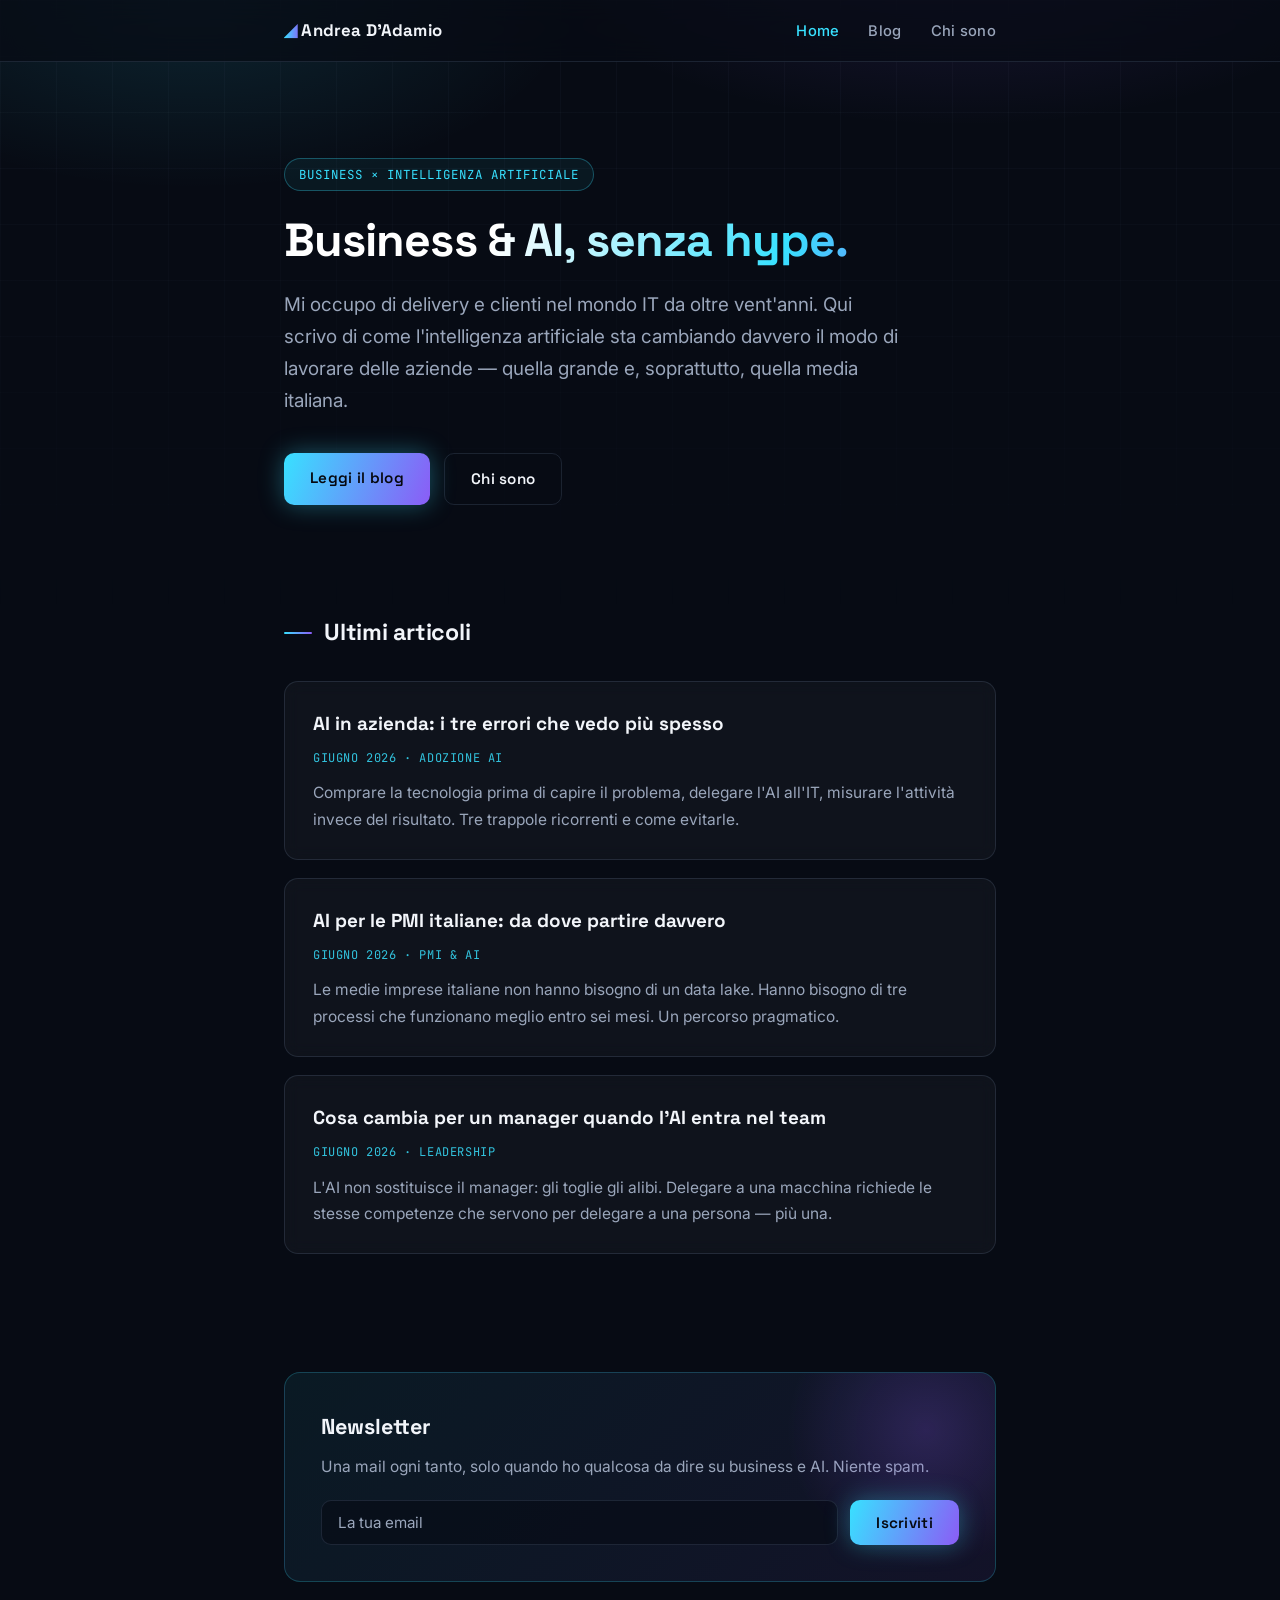
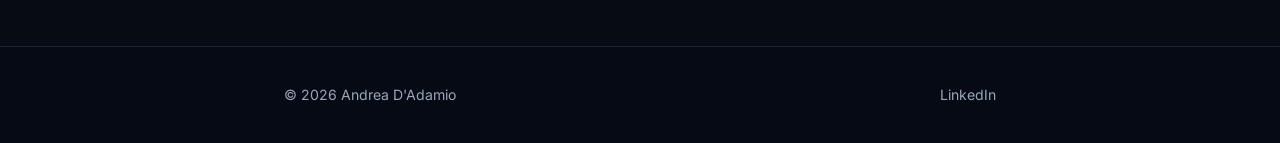
<file: index.html>
<!DOCTYPE html>
<html lang="it">
<head>
<meta charset="UTF-8">
<meta name="viewport" content="width=device-width, initial-scale=1.0">
<title>Andrea D'Adamio — Business & AI</title>
<meta name="description" content="Riflessioni su intelligenza artificiale e business: adozione dell'AI in azienda, PMI italiane, leadership e tecnologia.">
<link rel="stylesheet" href="assets/style.css">
</head>
<body>

<header class="site-header">
  <div class="container">
    <a class="logo" href="index.html">Andrea D'Adamio</a>
    <nav>
      <a href="index.html" class="active">Home</a>
      <a href="blog/index.html">Blog</a>
      <a href="chi-sono.html">Chi sono</a>
    </nav>
  </div>
</header>

<main class="container">

  <div class="hero">
    <span class="kicker">Business × Intelligenza Artificiale</span>
    <h1>Business &amp; AI, senza hype.</h1>
    <p class="lead">Mi occupo di delivery e clienti nel mondo IT da oltre vent'anni. Qui scrivo di come l'intelligenza artificiale sta cambiando davvero il modo di lavorare delle aziende — quella grande e, soprattutto, quella media italiana.</p>
    <div class="cta">
      <a class="btn" href="blog/index.html">Leggi il blog</a>
      <a class="btn secondary" href="chi-sono.html">Chi sono</a>
    </div>
  </div>

  <section>
    <h2 class="section-title">Ultimi articoli</h2>

    <div class="post-card">
      <h3><a href="blog/ai-in-azienda-tre-errori.html">AI in azienda: i tre errori che vedo più spesso</a></h3>
      <div class="meta">Giugno 2026 · Adozione AI</div>
      <p>Comprare la tecnologia prima di capire il problema, delegare l'AI all'IT, misurare l'attività invece del risultato. Tre trappole ricorrenti e come evitarle.</p>
    </div>

    <div class="post-card">
      <h3><a href="blog/ai-pmi-italiane-da-dove-partire.html">AI per le PMI italiane: da dove partire davvero</a></h3>
      <div class="meta">Giugno 2026 · PMI &amp; AI</div>
      <p>Le medie imprese italiane non hanno bisogno di un data lake. Hanno bisogno di tre processi che funzionano meglio entro sei mesi. Un percorso pragmatico.</p>
    </div>

    <div class="post-card">
      <h3><a href="blog/manager-e-ai-cosa-cambia.html">Cosa cambia per un manager quando l'AI entra nel team</a></h3>
      <div class="meta">Giugno 2026 · Leadership</div>
      <p>L'AI non sostituisce il manager: gli toglie gli alibi. Delegare a una macchina richiede le stesse competenze che servono per delegare a una persona — più una.</p>
    </div>
  </section>

  <section class="newsletter">
    <h2>Newsletter</h2>
    <p>Una mail ogni tanto, solo quando ho qualcosa da dire su business e AI. Niente spam.</p>
    <form name="newsletter" method="POST" data-netlify="true" action="grazie.html">
      <input type="hidden" name="form-name" value="newsletter">
      <input type="email" name="email" placeholder="La tua email" required>
      <button class="btn" type="submit">Iscriviti</button>
    </form>
  </section>

</main>

<footer class="site-footer">
  <div class="container">
    <span>© 2026 Andrea D'Adamio</span>
    <span><a href="https://www.linkedin.com/in/andrea-d-adamio-4bbab621/" rel="noopener">LinkedIn</a></span>
  </div>
</footer>

</body>
</html>
</file>
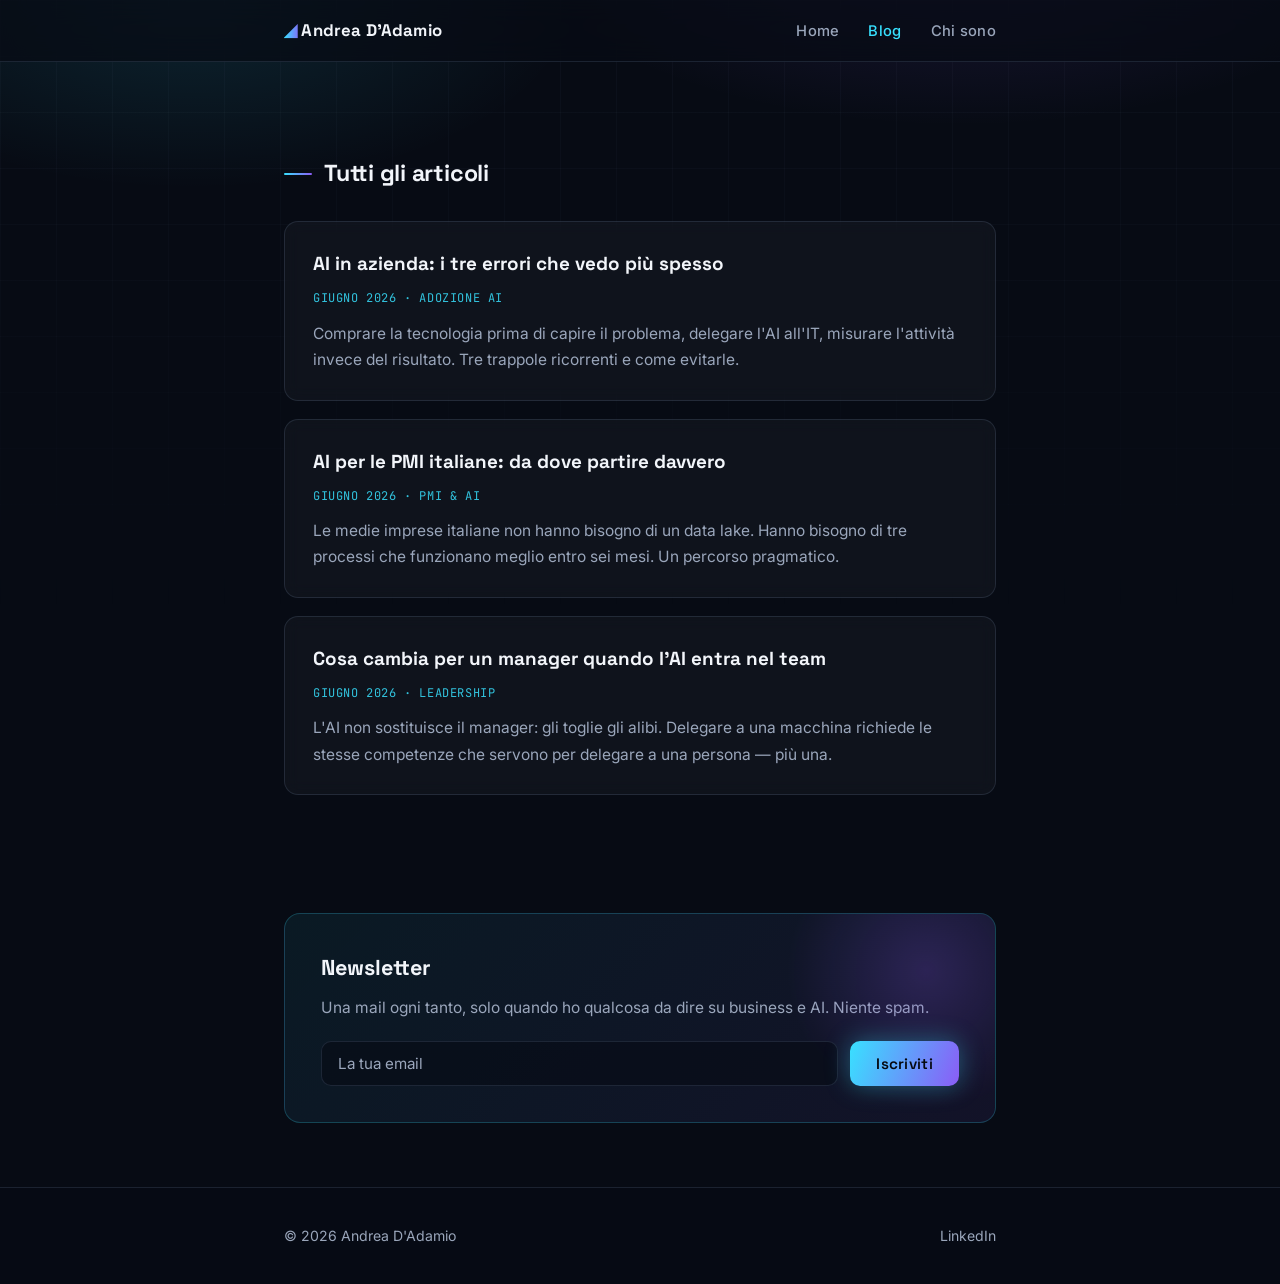
<file: blog/index.html>
<!DOCTYPE html>
<html lang="it">
<head>
<meta charset="UTF-8">
<meta name="viewport" content="width=device-width, initial-scale=1.0">
<title>Blog — Andrea D'Adamio</title>
<meta name="description" content="Articoli su business e intelligenza artificiale: adozione AI in azienda, PMI italiane, leadership.">
<link rel="stylesheet" href="../assets/style.css">
</head>
<body>

<header class="site-header">
  <div class="container">
    <a class="logo" href="../index.html">Andrea D'Adamio</a>
    <nav>
      <a href="../index.html">Home</a>
      <a href="index.html" class="active">Blog</a>
      <a href="../chi-sono.html">Chi sono</a>
    </nav>
  </div>
</header>

<main class="container">
  <section>
    <h2 class="section-title" style="margin-top:48px;">Tutti gli articoli</h2>

    <div class="post-card">
      <h3><a href="ai-in-azienda-tre-errori.html">AI in azienda: i tre errori che vedo più spesso</a></h3>
      <div class="meta">Giugno 2026 · Adozione AI</div>
      <p>Comprare la tecnologia prima di capire il problema, delegare l'AI all'IT, misurare l'attività invece del risultato. Tre trappole ricorrenti e come evitarle.</p>
    </div>

    <div class="post-card">
      <h3><a href="ai-pmi-italiane-da-dove-partire.html">AI per le PMI italiane: da dove partire davvero</a></h3>
      <div class="meta">Giugno 2026 · PMI &amp; AI</div>
      <p>Le medie imprese italiane non hanno bisogno di un data lake. Hanno bisogno di tre processi che funzionano meglio entro sei mesi. Un percorso pragmatico.</p>
    </div>

    <div class="post-card">
      <h3><a href="manager-e-ai-cosa-cambia.html">Cosa cambia per un manager quando l'AI entra nel team</a></h3>
      <div class="meta">Giugno 2026 · Leadership</div>
      <p>L'AI non sostituisce il manager: gli toglie gli alibi. Delegare a una macchina richiede le stesse competenze che servono per delegare a una persona — più una.</p>
    </div>
  </section>

  <section class="newsletter">
    <h2>Newsletter</h2>
    <p>Una mail ogni tanto, solo quando ho qualcosa da dire su business e AI. Niente spam.</p>
    <form name="newsletter" method="POST" data-netlify="true" action="../grazie.html">
      <input type="hidden" name="form-name" value="newsletter">
      <input type="email" name="email" placeholder="La tua email" required>
      <button class="btn" type="submit">Iscriviti</button>
    </form>
  </section>
</main>

<footer class="site-footer">
  <div class="container">
    <span>© 2026 Andrea D'Adamio</span>
    <span><a href="https://www.linkedin.com/in/andrea-d-adamio-4bbab621/" rel="noopener">LinkedIn</a></span>
  </div>
</footer>

</body>
</html>
</file>
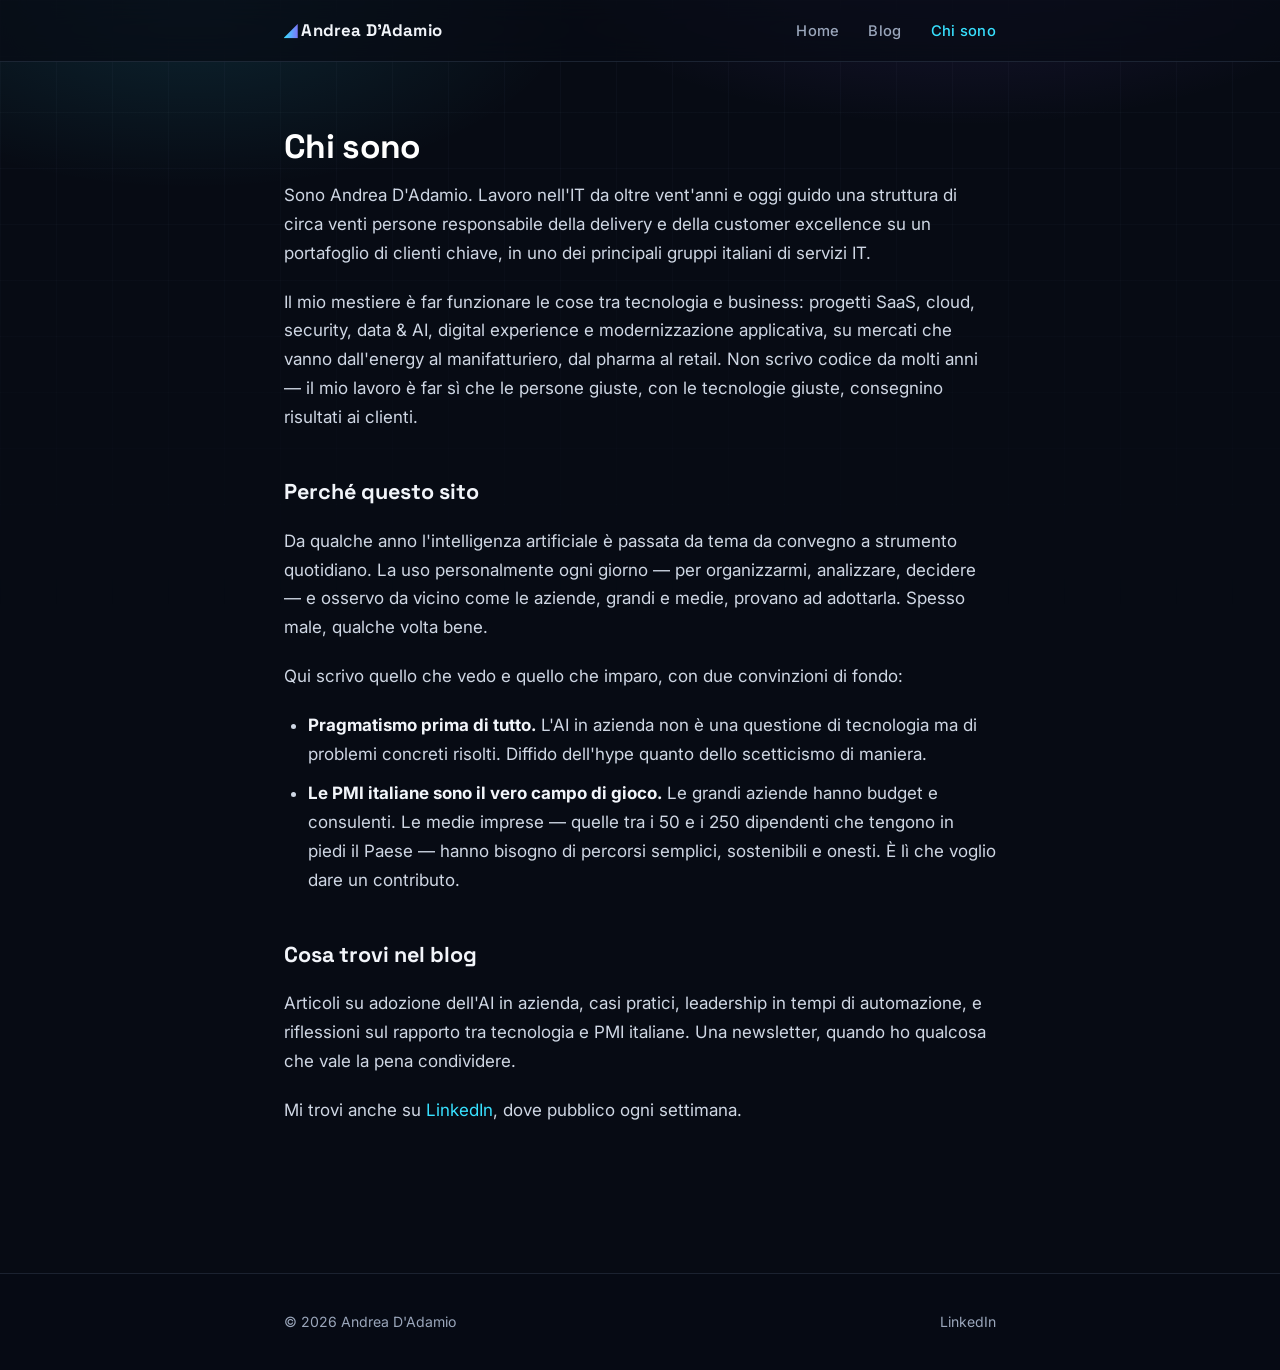
<file: chi-sono.html>
<!DOCTYPE html>
<html lang="it">
<head>
<meta charset="UTF-8">
<meta name="viewport" content="width=device-width, initial-scale=1.0">
<title>Chi sono — Andrea D'Adamio</title>
<meta name="description" content="Andrea D'Adamio: oltre vent'anni nell'IT, oggi alla guida di una struttura di delivery e customer excellence. Appassionato di AI applicata al business.">
<link rel="stylesheet" href="assets/style.css">
</head>
<body>

<header class="site-header">
  <div class="container">
    <a class="logo" href="index.html">Andrea D'Adamio</a>
    <nav>
      <a href="index.html">Home</a>
      <a href="blog/index.html">Blog</a>
      <a href="chi-sono.html" class="active">Chi sono</a>
    </nav>
  </div>
</header>

<main class="container">
  <article class="post about-grid">
    <h1>Chi sono</h1>

    <p>Sono Andrea D'Adamio. Lavoro nell'IT da oltre vent'anni e oggi guido una struttura di circa venti persone responsabile della delivery e della customer excellence su un portafoglio di clienti chiave, in uno dei principali gruppi italiani di servizi IT.</p>

    <p>Il mio mestiere è far funzionare le cose tra tecnologia e business: progetti SaaS, cloud, security, data &amp; AI, digital experience e modernizzazione applicativa, su mercati che vanno dall'energy al manifatturiero, dal pharma al retail. Non scrivo codice da molti anni — il mio lavoro è far sì che le persone giuste, con le tecnologie giuste, consegnino risultati ai clienti.</p>

    <h2>Perché questo sito</h2>

    <p>Da qualche anno l'intelligenza artificiale è passata da tema da convegno a strumento quotidiano. La uso personalmente ogni giorno — per organizzarmi, analizzare, decidere — e osservo da vicino come le aziende, grandi e medie, provano ad adottarla. Spesso male, qualche volta bene.</p>

    <p>Qui scrivo quello che vedo e quello che imparo, con due convinzioni di fondo:</p>

    <ul>
      <li><strong>Pragmatismo prima di tutto.</strong> L'AI in azienda non è una questione di tecnologia ma di problemi concreti risolti. Diffido dell'hype quanto dello scetticismo di maniera.</li>
      <li><strong>Le PMI italiane sono il vero campo di gioco.</strong> Le grandi aziende hanno budget e consulenti. Le medie imprese — quelle tra i 50 e i 250 dipendenti che tengono in piedi il Paese — hanno bisogno di percorsi semplici, sostenibili e onesti. È lì che voglio dare un contributo.</li>
    </ul>

    <h2>Cosa trovi nel blog</h2>

    <p>Articoli su adozione dell'AI in azienda, casi pratici, leadership in tempi di automazione, e riflessioni sul rapporto tra tecnologia e PMI italiane. Una newsletter, quando ho qualcosa che vale la pena condividere.</p>

    <p>Mi trovi anche su <a href="https://www.linkedin.com/in/andrea-d-adamio-4bbab621/" rel="noopener">LinkedIn</a>, dove pubblico ogni settimana.</p>
  </article>
</main>

<footer class="site-footer">
  <div class="container">
    <span>© 2026 Andrea D'Adamio</span>
    <span><a href="https://www.linkedin.com/in/andrea-d-adamio-4bbab621/" rel="noopener">LinkedIn</a></span>
  </div>
</footer>

</body>
</html>
</file>
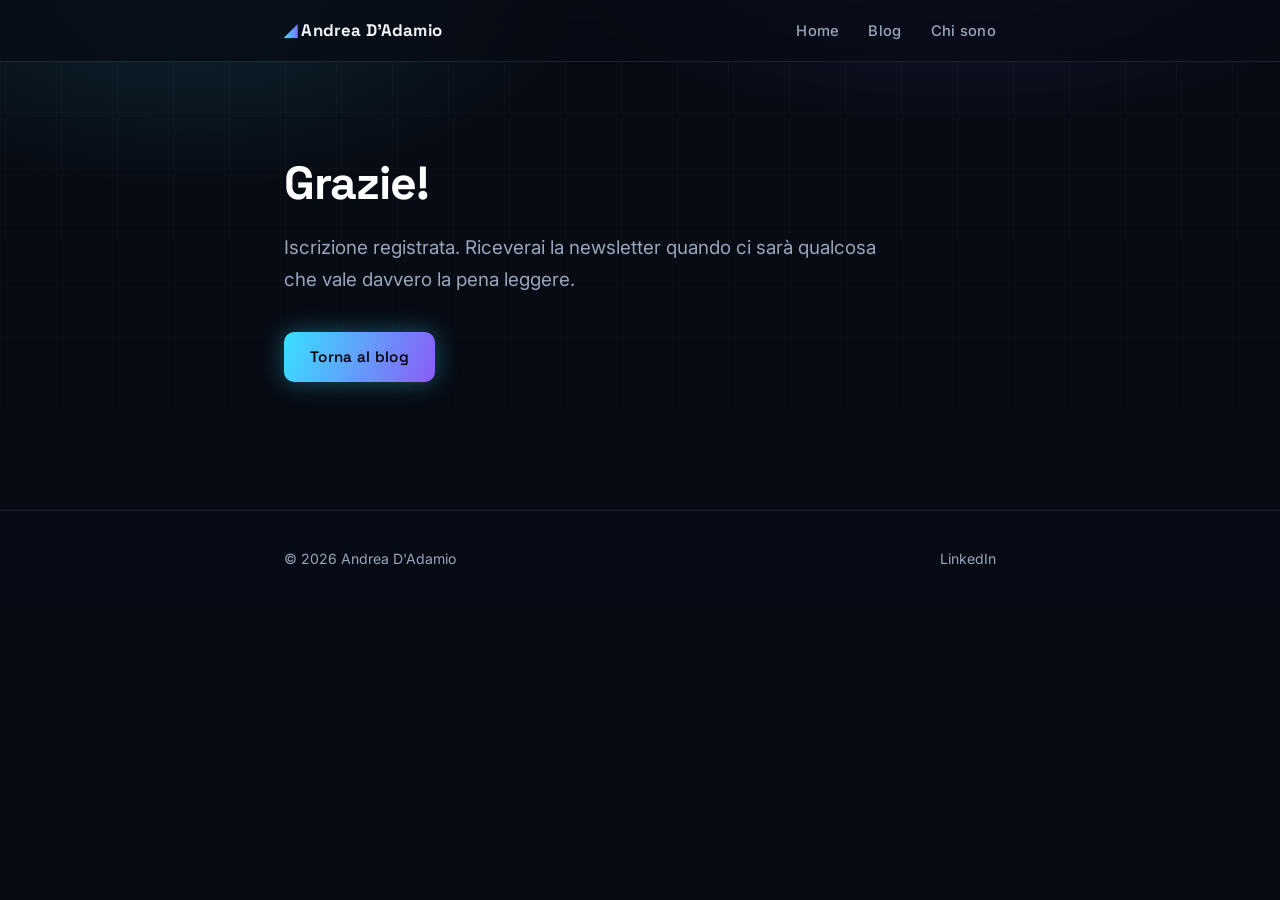
<file: grazie.html>
<!DOCTYPE html>
<html lang="it">
<head>
<meta charset="UTF-8">
<meta name="viewport" content="width=device-width, initial-scale=1.0">
<title>Grazie — Andrea D'Adamio</title>
<link rel="stylesheet" href="assets/style.css">
</head>
<body>

<header class="site-header">
  <div class="container">
    <a class="logo" href="index.html">Andrea D'Adamio</a>
    <nav>
      <a href="index.html">Home</a>
      <a href="blog/index.html">Blog</a>
      <a href="chi-sono.html">Chi sono</a>
    </nav>
  </div>
</header>

<main class="container">
  <div class="hero">
    <h1>Grazie!</h1>
    <p class="lead">Iscrizione registrata. Riceverai la newsletter quando ci sarà qualcosa che vale davvero la pena leggere.</p>
    <div class="cta">
      <a class="btn" href="blog/index.html">Torna al blog</a>
    </div>
  </div>
</main>

<footer class="site-footer">
  <div class="container">
    <span>© 2026 Andrea D'Adamio</span>
    <span><a href="https://www.linkedin.com/in/andrea-d-adamio-4bbab621/" rel="noopener">LinkedIn</a></span>
  </div>
</footer>

</body>
</html>
</file>
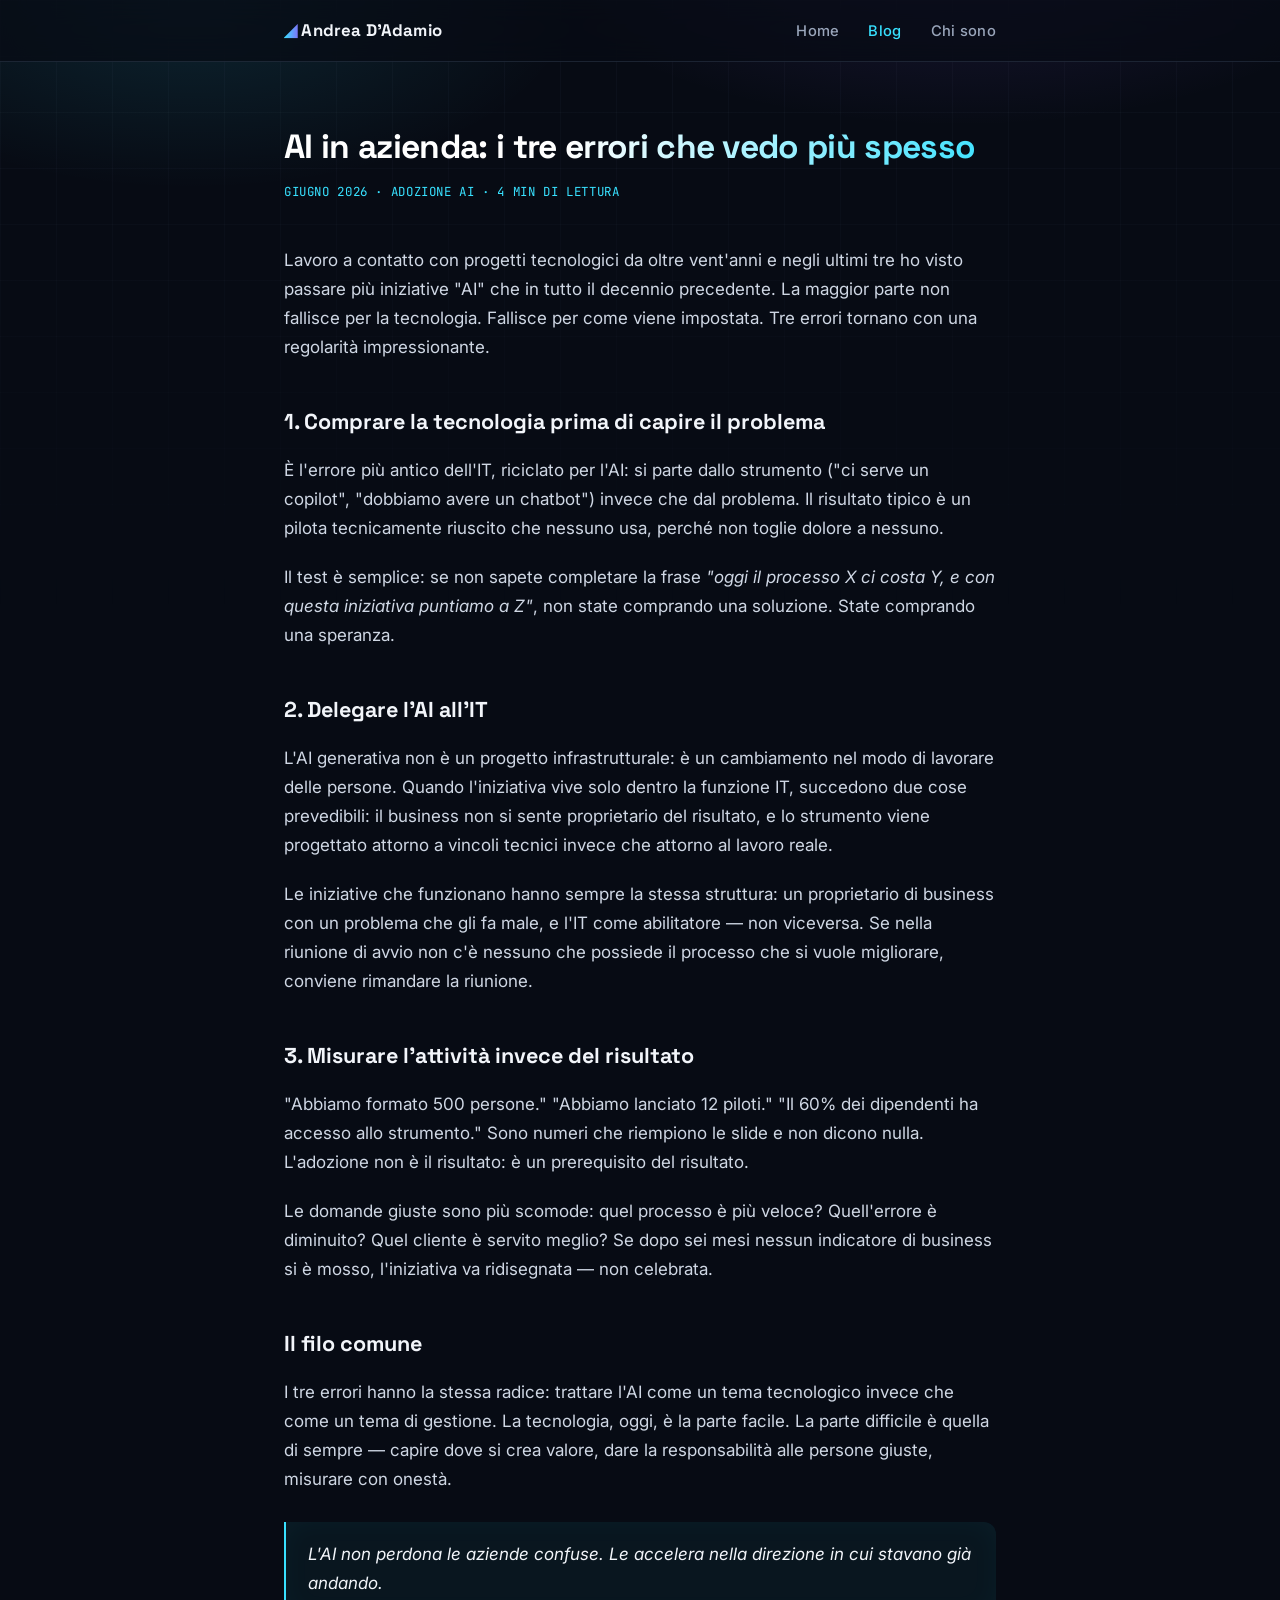
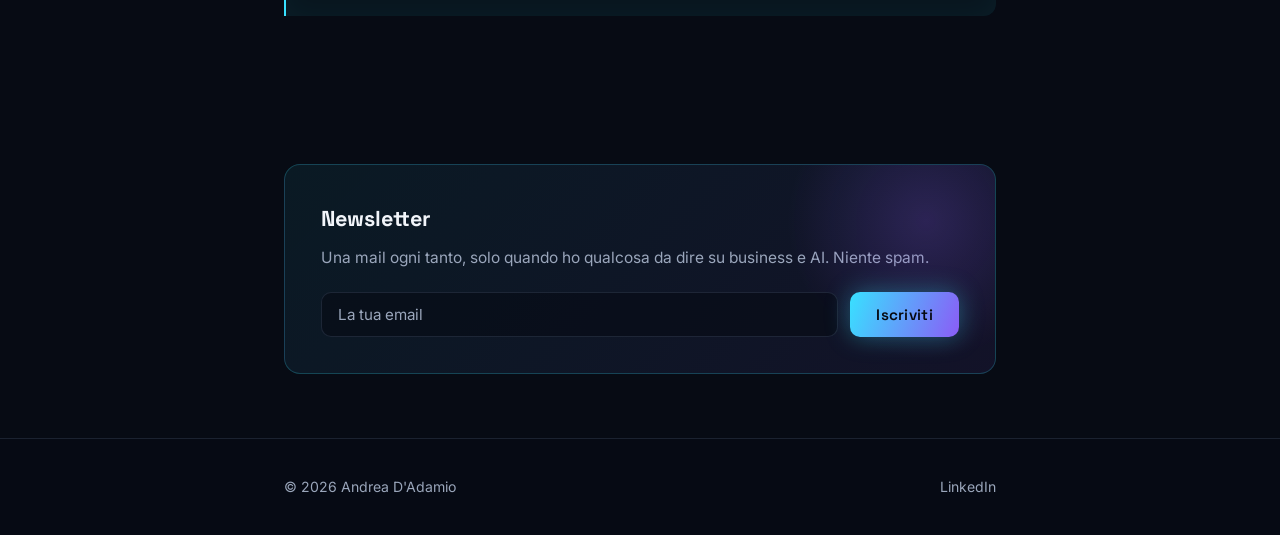
<file: blog/ai-in-azienda-tre-errori.html>
<!DOCTYPE html>
<html lang="it">
<head>
<meta charset="UTF-8">
<meta name="viewport" content="width=device-width, initial-scale=1.0">
<title>AI in azienda: i tre errori che vedo più spesso — Andrea D'Adamio</title>
<meta name="description" content="Comprare la tecnologia prima del problema, delegare l'AI all'IT, misurare l'attività invece del risultato: tre errori ricorrenti nell'adozione dell'AI in azienda.">
<link rel="stylesheet" href="../assets/style.css">
</head>
<body>

<header class="site-header">
  <div class="container">
    <a class="logo" href="../index.html">Andrea D'Adamio</a>
    <nav>
      <a href="../index.html">Home</a>
      <a href="index.html" class="active">Blog</a>
      <a href="../chi-sono.html">Chi sono</a>
    </nav>
  </div>
</header>

<main class="container">
  <article class="post">
    <h1>AI in azienda: i tre errori che vedo più spesso</h1>
    <div class="meta">Giugno 2026 · Adozione AI · 4 min di lettura</div>

    <p>Lavoro a contatto con progetti tecnologici da oltre vent'anni e negli ultimi tre ho visto passare più iniziative "AI" che in tutto il decennio precedente. La maggior parte non fallisce per la tecnologia. Fallisce per come viene impostata. Tre errori tornano con una regolarità impressionante.</p>

    <h2>1. Comprare la tecnologia prima di capire il problema</h2>

    <p>È l'errore più antico dell'IT, riciclato per l'AI: si parte dallo strumento ("ci serve un copilot", "dobbiamo avere un chatbot") invece che dal problema. Il risultato tipico è un pilota tecnicamente riuscito che nessuno usa, perché non toglie dolore a nessuno.</p>

    <p>Il test è semplice: se non sapete completare la frase <em>"oggi il processo X ci costa Y, e con questa iniziativa puntiamo a Z"</em>, non state comprando una soluzione. State comprando una speranza.</p>

    <h2>2. Delegare l'AI all'IT</h2>

    <p>L'AI generativa non è un progetto infrastrutturale: è un cambiamento nel modo di lavorare delle persone. Quando l'iniziativa vive solo dentro la funzione IT, succedono due cose prevedibili: il business non si sente proprietario del risultato, e lo strumento viene progettato attorno a vincoli tecnici invece che attorno al lavoro reale.</p>

    <p>Le iniziative che funzionano hanno sempre la stessa struttura: un proprietario di business con un problema che gli fa male, e l'IT come abilitatore — non viceversa. Se nella riunione di avvio non c'è nessuno che possiede il processo che si vuole migliorare, conviene rimandare la riunione.</p>

    <h2>3. Misurare l'attività invece del risultato</h2>

    <p>"Abbiamo formato 500 persone." "Abbiamo lanciato 12 piloti." "Il 60% dei dipendenti ha accesso allo strumento." Sono numeri che riempiono le slide e non dicono nulla. L'adozione non è il risultato: è un prerequisito del risultato.</p>

    <p>Le domande giuste sono più scomode: quel processo è più veloce? Quell'errore è diminuito? Quel cliente è servito meglio? Se dopo sei mesi nessun indicatore di business si è mosso, l'iniziativa va ridisegnata — non celebrata.</p>

    <h2>Il filo comune</h2>

    <p>I tre errori hanno la stessa radice: trattare l'AI come un tema tecnologico invece che come un tema di gestione. La tecnologia, oggi, è la parte facile. La parte difficile è quella di sempre — capire dove si crea valore, dare la responsabilità alle persone giuste, misurare con onestà.</p>

    <blockquote>L'AI non perdona le aziende confuse. Le accelera nella direzione in cui stavano già andando.</blockquote>
  </article>

  <section class="newsletter">
    <h2>Newsletter</h2>
    <p>Una mail ogni tanto, solo quando ho qualcosa da dire su business e AI. Niente spam.</p>
    <form name="newsletter" method="POST" data-netlify="true" action="../grazie.html">
      <input type="hidden" name="form-name" value="newsletter">
      <input type="email" name="email" placeholder="La tua email" required>
      <button class="btn" type="submit">Iscriviti</button>
    </form>
  </section>
</main>

<footer class="site-footer">
  <div class="container">
    <span>© 2026 Andrea D'Adamio</span>
    <span><a href="https://www.linkedin.com/in/andrea-d-adamio-4bbab621/" rel="noopener">LinkedIn</a></span>
  </div>
</footer>

</body>
</html>
</file>
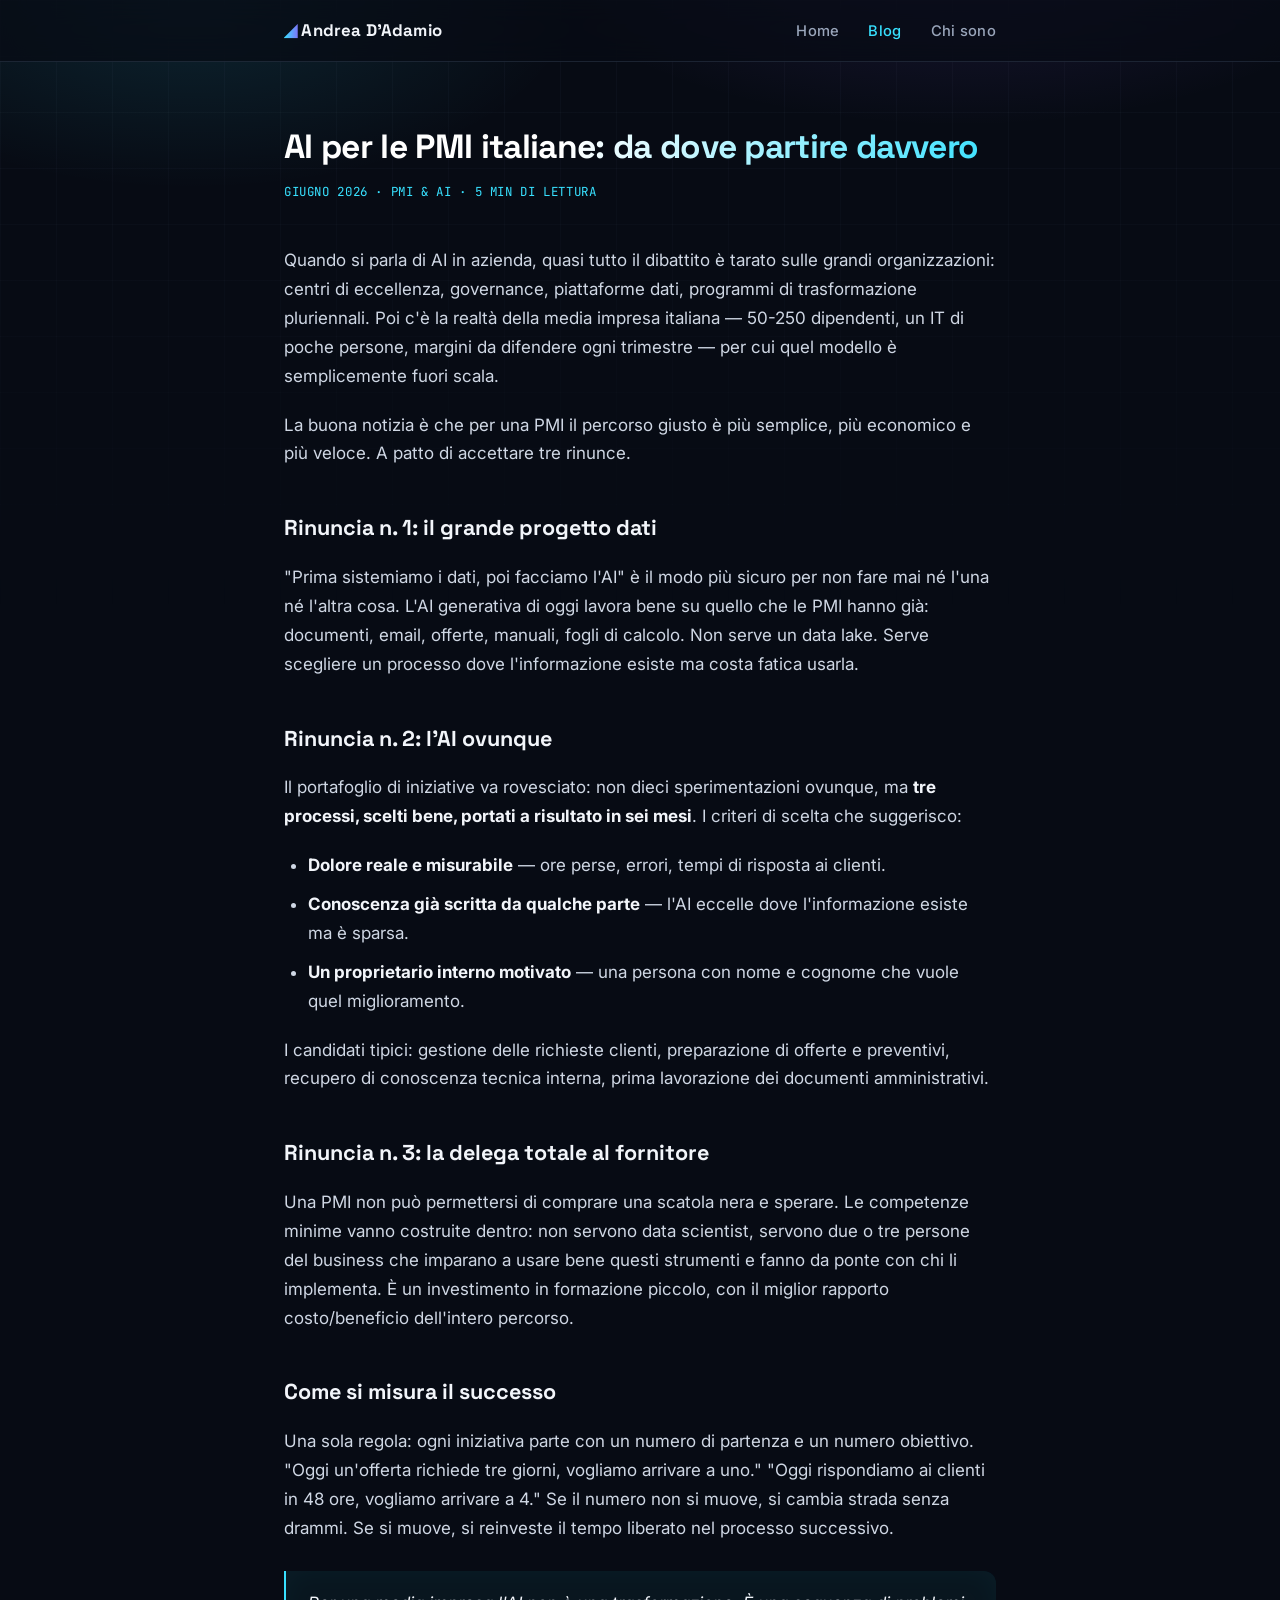
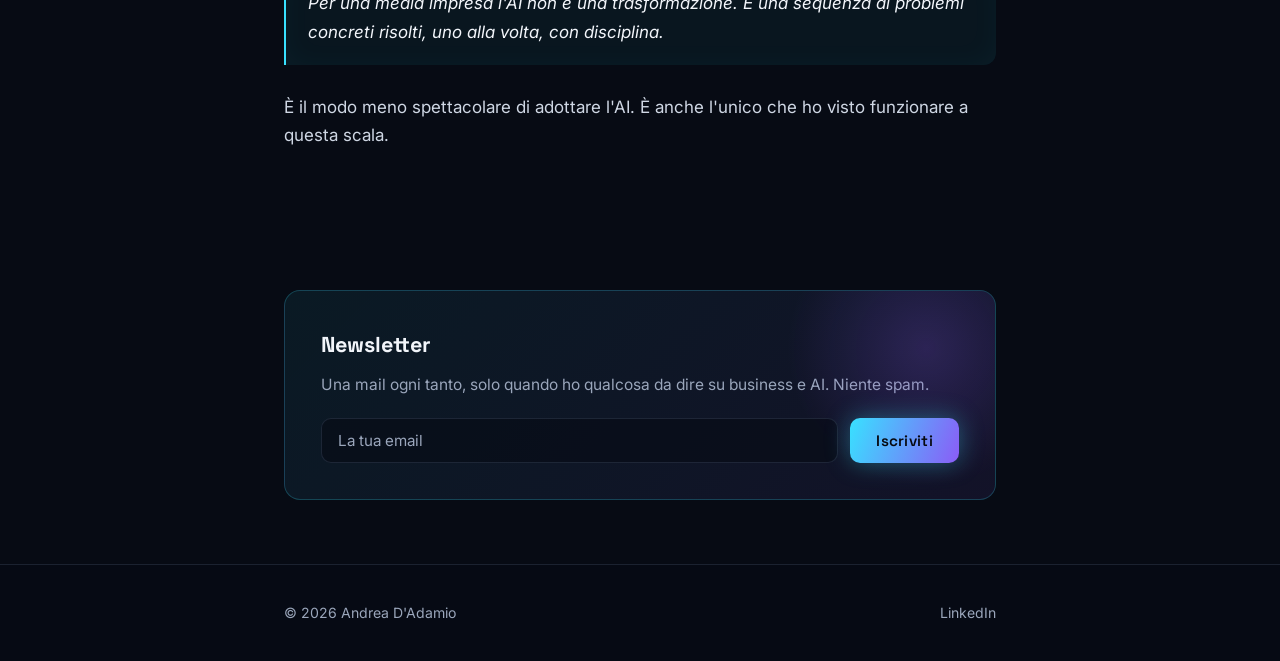
<file: blog/ai-pmi-italiane-da-dove-partire.html>
<!DOCTYPE html>
<html lang="it">
<head>
<meta charset="UTF-8">
<meta name="viewport" content="width=device-width, initial-scale=1.0">
<title>AI per le PMI italiane: da dove partire davvero — Andrea D'Adamio</title>
<meta name="description" content="Le medie imprese italiane non hanno bisogno di un data lake: hanno bisogno di tre processi che funzionano meglio entro sei mesi. Un percorso pragmatico per adottare l'AI.">
<link rel="stylesheet" href="../assets/style.css">
</head>
<body>

<header class="site-header">
  <div class="container">
    <a class="logo" href="../index.html">Andrea D'Adamio</a>
    <nav>
      <a href="../index.html">Home</a>
      <a href="index.html" class="active">Blog</a>
      <a href="../chi-sono.html">Chi sono</a>
    </nav>
  </div>
</header>

<main class="container">
  <article class="post">
    <h1>AI per le PMI italiane: da dove partire davvero</h1>
    <div class="meta">Giugno 2026 · PMI &amp; AI · 5 min di lettura</div>

    <p>Quando si parla di AI in azienda, quasi tutto il dibattito è tarato sulle grandi organizzazioni: centri di eccellenza, governance, piattaforme dati, programmi di trasformazione pluriennali. Poi c'è la realtà della media impresa italiana — 50-250 dipendenti, un IT di poche persone, margini da difendere ogni trimestre — per cui quel modello è semplicemente fuori scala.</p>

    <p>La buona notizia è che per una PMI il percorso giusto è più semplice, più economico e più veloce. A patto di accettare tre rinunce.</p>

    <h2>Rinuncia n. 1: il grande progetto dati</h2>

    <p>"Prima sistemiamo i dati, poi facciamo l'AI" è il modo più sicuro per non fare mai né l'una né l'altra cosa. L'AI generativa di oggi lavora bene su quello che le PMI hanno già: documenti, email, offerte, manuali, fogli di calcolo. Non serve un data lake. Serve scegliere un processo dove l'informazione esiste ma costa fatica usarla.</p>

    <h2>Rinuncia n. 2: l'AI ovunque</h2>

    <p>Il portafoglio di iniziative va rovesciato: non dieci sperimentazioni ovunque, ma <strong>tre processi, scelti bene, portati a risultato in sei mesi</strong>. I criteri di scelta che suggerisco:</p>

    <ul>
      <li><strong>Dolore reale e misurabile</strong> — ore perse, errori, tempi di risposta ai clienti.</li>
      <li><strong>Conoscenza già scritta da qualche parte</strong> — l'AI eccelle dove l'informazione esiste ma è sparsa.</li>
      <li><strong>Un proprietario interno motivato</strong> — una persona con nome e cognome che vuole quel miglioramento.</li>
    </ul>

    <p>I candidati tipici: gestione delle richieste clienti, preparazione di offerte e preventivi, recupero di conoscenza tecnica interna, prima lavorazione dei documenti amministrativi.</p>

    <h2>Rinuncia n. 3: la delega totale al fornitore</h2>

    <p>Una PMI non può permettersi di comprare una scatola nera e sperare. Le competenze minime vanno costruite dentro: non servono data scientist, servono due o tre persone del business che imparano a usare bene questi strumenti e fanno da ponte con chi li implementa. È un investimento in formazione piccolo, con il miglior rapporto costo/beneficio dell'intero percorso.</p>

    <h2>Come si misura il successo</h2>

    <p>Una sola regola: ogni iniziativa parte con un numero di partenza e un numero obiettivo. "Oggi un'offerta richiede tre giorni, vogliamo arrivare a uno." "Oggi rispondiamo ai clienti in 48 ore, vogliamo arrivare a 4." Se il numero non si muove, si cambia strada senza drammi. Se si muove, si reinveste il tempo liberato nel processo successivo.</p>

    <blockquote>Per una media impresa l'AI non è una trasformazione. È una sequenza di problemi concreti risolti, uno alla volta, con disciplina.</blockquote>

    <p>È il modo meno spettacolare di adottare l'AI. È anche l'unico che ho visto funzionare a questa scala.</p>
  </article>

  <section class="newsletter">
    <h2>Newsletter</h2>
    <p>Una mail ogni tanto, solo quando ho qualcosa da dire su business e AI. Niente spam.</p>
    <form name="newsletter" method="POST" data-netlify="true" action="../grazie.html">
      <input type="hidden" name="form-name" value="newsletter">
      <input type="email" name="email" placeholder="La tua email" required>
      <button class="btn" type="submit">Iscriviti</button>
    </form>
  </section>
</main>

<footer class="site-footer">
  <div class="container">
    <span>© 2026 Andrea D'Adamio</span>
    <span><a href="https://www.linkedin.com/in/andrea-d-adamio-4bbab621/" rel="noopener">LinkedIn</a></span>
  </div>
</footer>

</body>
</html>
</file>
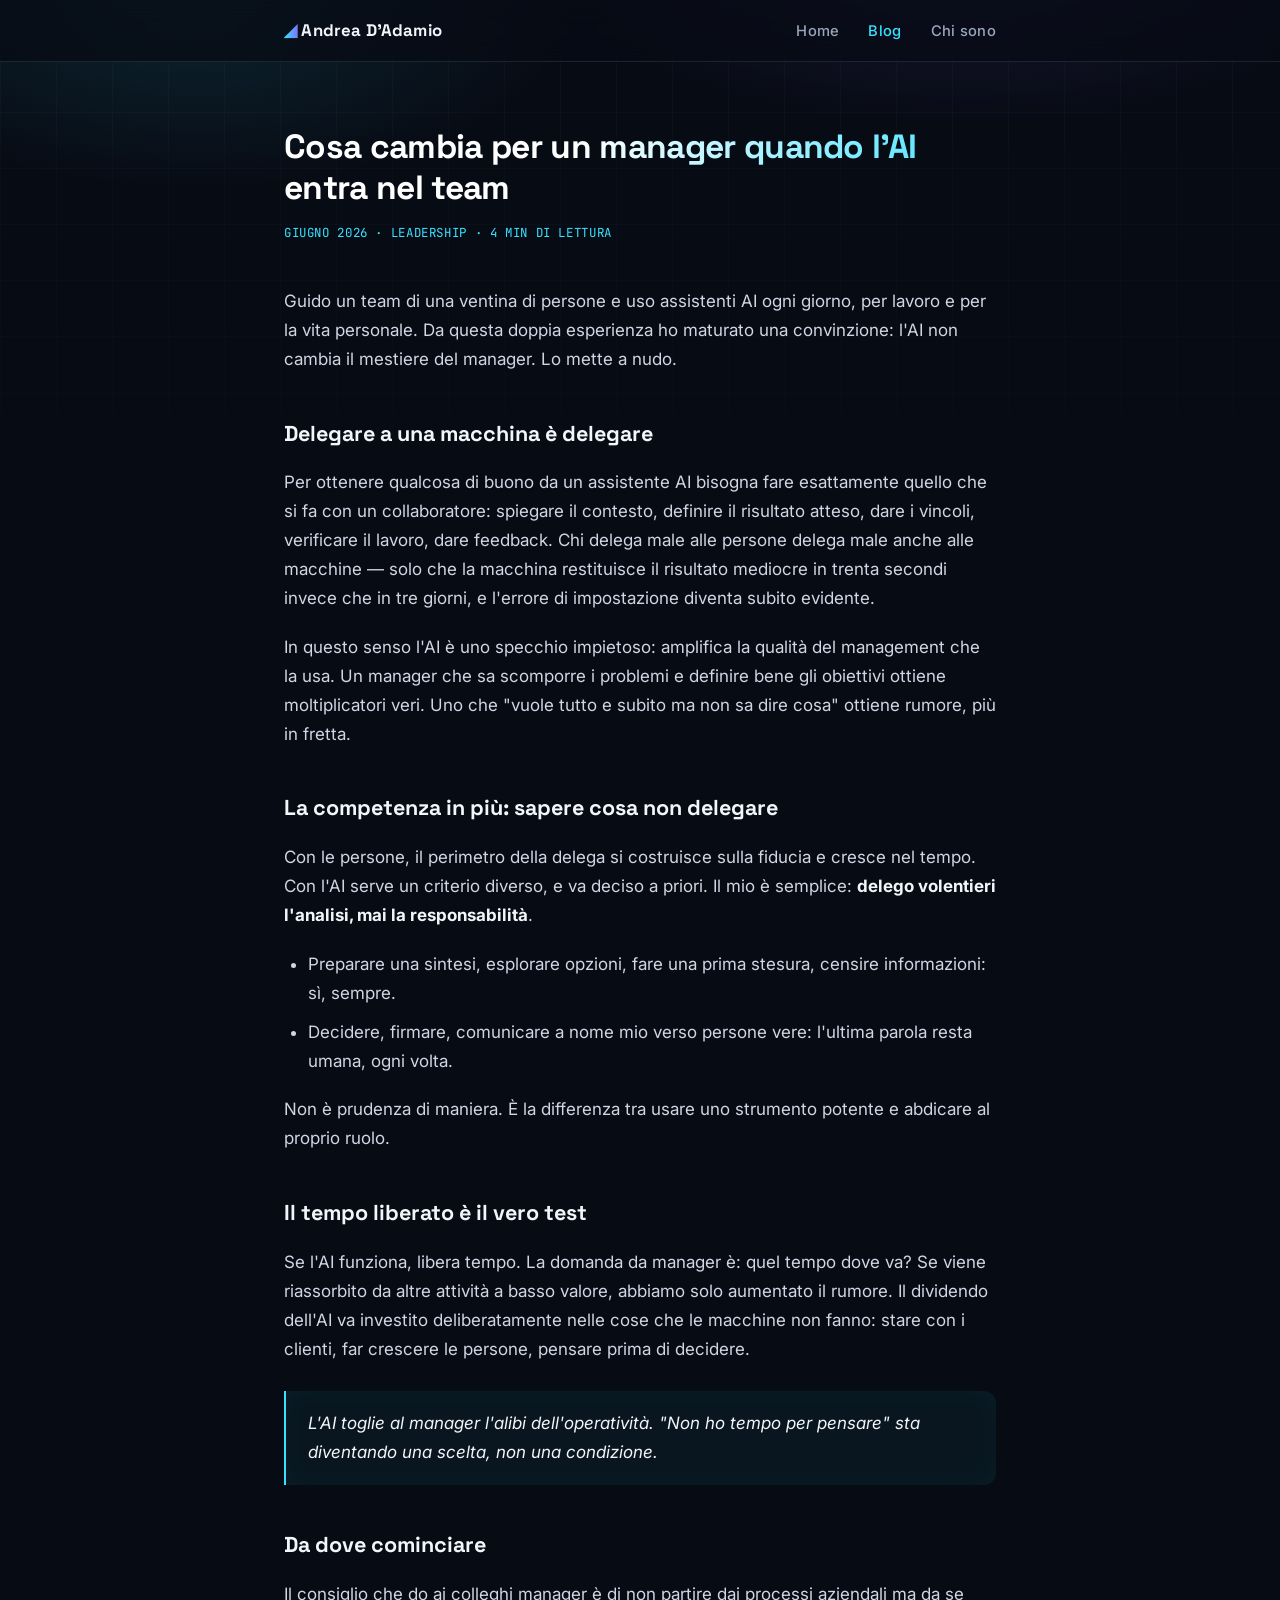
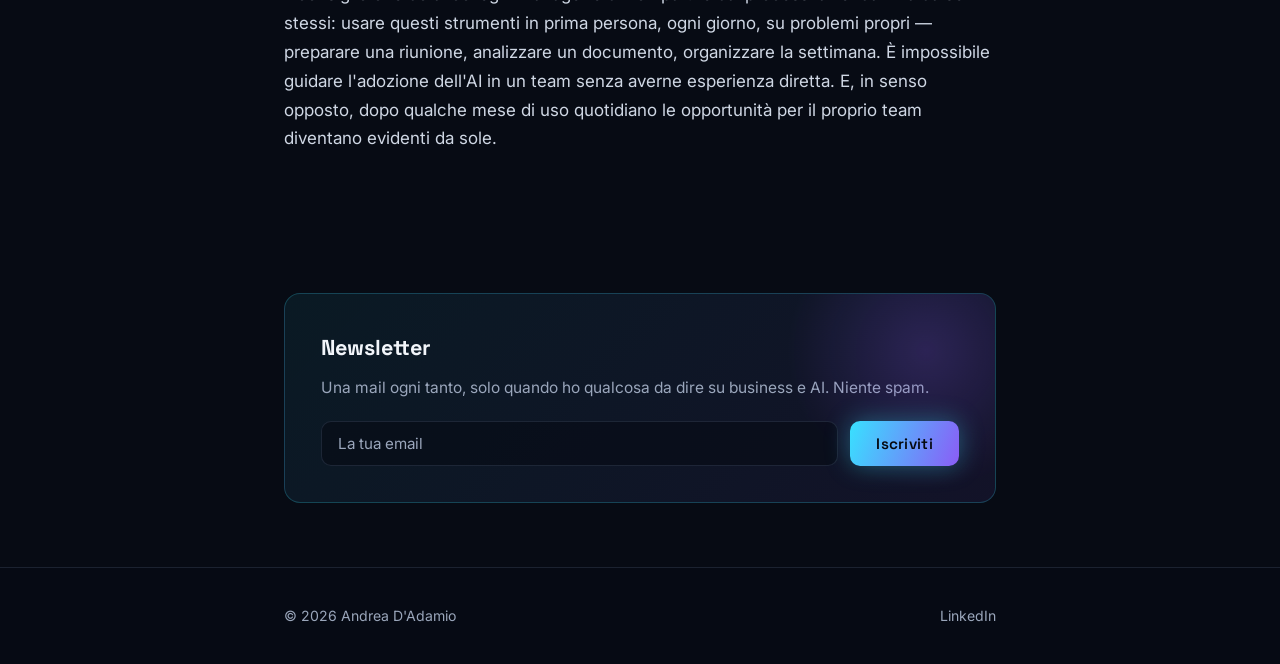
<file: blog/manager-e-ai-cosa-cambia.html>
<!DOCTYPE html>
<html lang="it">
<head>
<meta charset="UTF-8">
<meta name="viewport" content="width=device-width, initial-scale=1.0">
<title>Cosa cambia per un manager quando l'AI entra nel team — Andrea D'Adamio</title>
<meta name="description" content="L'AI non sostituisce il manager: gli toglie gli alibi. Delegare a una macchina richiede le stesse competenze che servono per delegare a una persona — più una.">
<link rel="stylesheet" href="../assets/style.css">
</head>
<body>

<header class="site-header">
  <div class="container">
    <a class="logo" href="../index.html">Andrea D'Adamio</a>
    <nav>
      <a href="../index.html">Home</a>
      <a href="index.html" class="active">Blog</a>
      <a href="../chi-sono.html">Chi sono</a>
    </nav>
  </div>
</header>

<main class="container">
  <article class="post">
    <h1>Cosa cambia per un manager quando l'AI entra nel team</h1>
    <div class="meta">Giugno 2026 · Leadership · 4 min di lettura</div>

    <p>Guido un team di una ventina di persone e uso assistenti AI ogni giorno, per lavoro e per la vita personale. Da questa doppia esperienza ho maturato una convinzione: l'AI non cambia il mestiere del manager. Lo mette a nudo.</p>

    <h2>Delegare a una macchina è delegare</h2>

    <p>Per ottenere qualcosa di buono da un assistente AI bisogna fare esattamente quello che si fa con un collaboratore: spiegare il contesto, definire il risultato atteso, dare i vincoli, verificare il lavoro, dare feedback. Chi delega male alle persone delega male anche alle macchine — solo che la macchina restituisce il risultato mediocre in trenta secondi invece che in tre giorni, e l'errore di impostazione diventa subito evidente.</p>

    <p>In questo senso l'AI è uno specchio impietoso: amplifica la qualità del management che la usa. Un manager che sa scomporre i problemi e definire bene gli obiettivi ottiene moltiplicatori veri. Uno che "vuole tutto e subito ma non sa dire cosa" ottiene rumore, più in fretta.</p>

    <h2>La competenza in più: sapere cosa non delegare</h2>

    <p>Con le persone, il perimetro della delega si costruisce sulla fiducia e cresce nel tempo. Con l'AI serve un criterio diverso, e va deciso a priori. Il mio è semplice: <strong>delego volentieri l'analisi, mai la responsabilità</strong>.</p>

    <ul>
      <li>Preparare una sintesi, esplorare opzioni, fare una prima stesura, censire informazioni: sì, sempre.</li>
      <li>Decidere, firmare, comunicare a nome mio verso persone vere: l'ultima parola resta umana, ogni volta.</li>
    </ul>

    <p>Non è prudenza di maniera. È la differenza tra usare uno strumento potente e abdicare al proprio ruolo.</p>

    <h2>Il tempo liberato è il vero test</h2>

    <p>Se l'AI funziona, libera tempo. La domanda da manager è: quel tempo dove va? Se viene riassorbito da altre attività a basso valore, abbiamo solo aumentato il rumore. Il dividendo dell'AI va investito deliberatamente nelle cose che le macchine non fanno: stare con i clienti, far crescere le persone, pensare prima di decidere.</p>

    <blockquote>L'AI toglie al manager l'alibi dell'operatività. "Non ho tempo per pensare" sta diventando una scelta, non una condizione.</blockquote>

    <h2>Da dove cominciare</h2>

    <p>Il consiglio che do ai colleghi manager è di non partire dai processi aziendali ma da se stessi: usare questi strumenti in prima persona, ogni giorno, su problemi propri — preparare una riunione, analizzare un documento, organizzare la settimana. È impossibile guidare l'adozione dell'AI in un team senza averne esperienza diretta. E, in senso opposto, dopo qualche mese di uso quotidiano le opportunità per il proprio team diventano evidenti da sole.</p>
  </article>

  <section class="newsletter">
    <h2>Newsletter</h2>
    <p>Una mail ogni tanto, solo quando ho qualcosa da dire su business e AI. Niente spam.</p>
    <form name="newsletter" method="POST" data-netlify="true" action="../grazie.html">
      <input type="hidden" name="form-name" value="newsletter">
      <input type="email" name="email" placeholder="La tua email" required>
      <button class="btn" type="submit">Iscriviti</button>
    </form>
  </section>
</main>

<footer class="site-footer">
  <div class="container">
    <span>© 2026 Andrea D'Adamio</span>
    <span><a href="https://www.linkedin.com/in/andrea-d-adamio-4bbab621/" rel="noopener">LinkedIn</a></span>
  </div>
</footer>

</body>
</html>
</file>
<file: assets/style.css>
@import url('https://fonts.googleapis.com/css2?family=Space+Grotesk:wght@400;500;600;700&family=Inter:wght@400;500;600&family=JetBrains+Mono:wght@400;500&display=swap');

:root {
  --bg: #070b14;
  --bg-elevated: #0d1322;
  --text: #f2f5fa;
  --muted: #9aa6bb;
  --accent: #38e1ff;
  --accent-2: #8b5cf6;
  --border: rgba(140, 160, 200, 0.16);
  --card: rgba(255, 255, 255, 0.035);
  --glow: rgba(56, 225, 255, 0.35);
  --max: 760px;
}

* { box-sizing: border-box; margin: 0; padding: 0; }

html { scroll-behavior: smooth; }

body {
  font-family: "Inter", -apple-system, BlinkMacSystemFont, sans-serif;
  background: var(--bg);
  color: var(--text);
  line-height: 1.7;
  font-size: 17px;
  position: relative;
  min-height: 100vh;
}

/* Futuristic backdrop: grid + glows */
body::before {
  content: "";
  position: fixed; inset: 0; z-index: -2;
  background:
    radial-gradient(ellipse 60% 40% at 75% -10%, rgba(139, 92, 246, 0.18), transparent 60%),
    radial-gradient(ellipse 50% 35% at 15% 0%, rgba(56, 225, 255, 0.12), transparent 60%),
    var(--bg);
}
body::after {
  content: "";
  position: fixed; inset: 0; z-index: -1;
  background-image:
    linear-gradient(rgba(140, 160, 200, 0.05) 1px, transparent 1px),
    linear-gradient(90deg, rgba(140, 160, 200, 0.05) 1px, transparent 1px);
  background-size: 56px 56px;
  mask-image: linear-gradient(to bottom, rgba(0,0,0,0.9), transparent 70%);
  -webkit-mask-image: linear-gradient(to bottom, rgba(0,0,0,0.9), transparent 70%);
}

h1, h2, h3, .logo { font-family: "Space Grotesk", "Inter", sans-serif; }

a { color: var(--accent); text-decoration: none; transition: color 0.2s; }
a:hover { color: #7deaff; }

.container { max-width: var(--max); margin: 0 auto; padding: 0 24px; }

/* Header */
header.site-header {
  position: sticky; top: 0; z-index: 10;
  border-bottom: 1px solid var(--border);
  background: rgba(7, 11, 20, 0.75);
  backdrop-filter: blur(14px);
  -webkit-backdrop-filter: blur(14px);
  padding: 16px 0;
}
.site-header .container {
  display: flex; justify-content: space-between; align-items: center; flex-wrap: wrap; gap: 12px;
}
.logo {
  font-weight: 700; font-size: 1.05rem; letter-spacing: 0.01em; color: var(--text);
}
.logo::before {
  content: "◢ ";
  background: linear-gradient(90deg, var(--accent), var(--accent-2));
  -webkit-background-clip: text; background-clip: text; color: transparent;
}
.logo:hover { color: var(--text); }
nav a {
  color: var(--muted); margin-left: 24px; font-size: 0.92rem; font-weight: 500;
  letter-spacing: 0.02em;
}
nav a:hover { color: var(--text); }
nav a.active { color: var(--accent); }

/* Hero */
.hero { padding: 96px 0 64px; }
.hero h1 {
  font-size: 2.9rem; line-height: 1.12; letter-spacing: -0.02em; margin-bottom: 22px;
  background: linear-gradient(110deg, #ffffff 30%, var(--accent) 70%, var(--accent-2) 100%);
  -webkit-background-clip: text; background-clip: text; color: transparent;
}
.hero p.lead { font-size: 1.18rem; color: var(--muted); max-width: 620px; }
.hero .cta { margin-top: 36px; display: flex; gap: 14px; flex-wrap: wrap; }

.kicker {
  display: inline-block; font-family: "JetBrains Mono", monospace; font-size: 0.78rem;
  color: var(--accent); border: 1px solid rgba(56, 225, 255, 0.3); border-radius: 999px;
  padding: 5px 14px; margin-bottom: 24px; letter-spacing: 0.08em; text-transform: uppercase;
  background: rgba(56, 225, 255, 0.06);
}

/* Buttons */
.btn {
  display: inline-block; padding: 12px 26px; border-radius: 10px;
  font-weight: 600; font-size: 0.95rem; cursor: pointer; border: none;
  font-family: "Space Grotesk", sans-serif; letter-spacing: 0.02em;
  background: linear-gradient(110deg, var(--accent), var(--accent-2));
  color: #06080f;
  box-shadow: 0 0 24px var(--glow);
  transition: transform 0.15s, box-shadow 0.2s;
}
.btn:hover { transform: translateY(-2px); box-shadow: 0 0 36px var(--glow); color: #06080f; }
.btn.secondary {
  background: transparent; color: var(--text);
  border: 1px solid var(--border); box-shadow: none;
}
.btn.secondary:hover { border-color: var(--accent); color: var(--accent); box-shadow: 0 0 18px rgba(56,225,255,0.15); }

/* Sections */
section { padding: 44px 0; }
h2.section-title {
  font-size: 1.45rem; margin-bottom: 28px; letter-spacing: -0.01em;
  display: flex; align-items: center; gap: 12px;
}
h2.section-title::before {
  content: ""; width: 28px; height: 2px;
  background: linear-gradient(90deg, var(--accent), var(--accent-2));
  border-radius: 2px;
}

/* Post cards */
.post-card {
  background: var(--card);
  border: 1px solid var(--border);
  border-radius: 14px;
  padding: 26px 28px; margin-bottom: 18px;
  backdrop-filter: blur(8px);
  -webkit-backdrop-filter: blur(8px);
  transition: border-color 0.2s, transform 0.15s, box-shadow 0.25s;
  position: relative; overflow: hidden;
}
.post-card::before {
  content: ""; position: absolute; top: 0; left: 0; right: 0; height: 1px;
  background: linear-gradient(90deg, transparent, rgba(56, 225, 255, 0.45), transparent);
  opacity: 0; transition: opacity 0.25s;
}
.post-card:hover {
  border-color: rgba(56, 225, 255, 0.35);
  transform: translateY(-2px);
  box-shadow: 0 10px 40px rgba(0, 0, 0, 0.4), 0 0 24px rgba(56, 225, 255, 0.08);
}
.post-card:hover::before { opacity: 1; }
.post-card h3 { font-size: 1.18rem; margin-bottom: 8px; }
.post-card h3 a { color: var(--text); }
.post-card h3 a:hover { color: var(--accent); }
.post-card .meta {
  font-family: "JetBrains Mono", monospace; color: var(--accent);
  font-size: 0.75rem; margin-bottom: 12px; letter-spacing: 0.05em; text-transform: uppercase;
  opacity: 0.85;
}
.post-card p { color: var(--muted); font-size: 0.97rem; }

/* Article */
article.post { padding: 64px 0; }
article.post h1 {
  font-size: 2.1rem; line-height: 1.22; letter-spacing: -0.02em; margin-bottom: 14px;
  background: linear-gradient(110deg, #ffffff 40%, var(--accent) 100%);
  -webkit-background-clip: text; background-clip: text; color: transparent;
}
article.post .meta {
  font-family: "JetBrains Mono", monospace; color: var(--accent); font-size: 0.78rem;
  margin-bottom: 44px; letter-spacing: 0.05em; text-transform: uppercase;
}
article.post h2 { font-size: 1.35rem; margin: 42px 0 16px; color: var(--text); }
article.post p { margin-bottom: 20px; color: #cfd7e4; }
article.post ul, article.post ol { margin: 0 0 20px 24px; color: #cfd7e4; }
article.post li { margin-bottom: 10px; }
article.post strong { color: var(--text); }
article.post blockquote {
  border-left: 2px solid var(--accent);
  background: rgba(56, 225, 255, 0.05);
  border-radius: 0 12px 12px 0;
  padding: 18px 22px; color: var(--text);
  margin: 28px 0; font-style: italic;
  box-shadow: inset 0 0 30px rgba(56, 225, 255, 0.04);
}

/* Newsletter */
.newsletter {
  background: linear-gradient(135deg, rgba(56, 225, 255, 0.07), rgba(139, 92, 246, 0.09));
  border: 1px solid rgba(56, 225, 255, 0.22);
  border-radius: 16px;
  padding: 36px; margin: 56px 0;
  position: relative; overflow: hidden;
}
.newsletter::before {
  content: ""; position: absolute; top: -40%; right: -10%; width: 280px; height: 280px;
  background: radial-gradient(circle, rgba(139, 92, 246, 0.22), transparent 70%);
  pointer-events: none;
}
.newsletter h2 { font-size: 1.35rem; margin-bottom: 8px; }
.newsletter p { color: var(--muted); margin-bottom: 20px; font-size: 0.97rem; }
.newsletter form { display: flex; gap: 12px; flex-wrap: wrap; position: relative; }
.newsletter input[type="email"] {
  flex: 1; min-width: 220px; padding: 12px 16px;
  border: 1px solid var(--border); border-radius: 10px;
  font-size: 0.95rem; font-family: "Inter", sans-serif;
  background: rgba(7, 11, 20, 0.6); color: var(--text);
}
.newsletter input[type="email"]::placeholder { color: var(--muted); }
.newsletter input[type="email"]:focus {
  outline: none; border-color: var(--accent);
  box-shadow: 0 0 0 3px rgba(56, 225, 255, 0.15);
}

.about-grid p { margin-bottom: 20px; }

/* Footer */
footer.site-footer {
  border-top: 1px solid var(--border); padding: 36px 0; margin-top: 64px;
  color: var(--muted); font-size: 0.88rem;
  background: rgba(7, 11, 20, 0.5);
}
.site-footer .container { display: flex; justify-content: space-between; flex-wrap: wrap; gap: 12px; }
.site-footer a { color: var(--muted); }
.site-footer a:hover { color: var(--accent); }

@media (max-width: 600px) {
  .hero { padding: 64px 0 48px; }
  .hero h1 { font-size: 2.1rem; }
  nav a { margin-left: 14px; }
  .newsletter { padding: 26px; }
}
</file>
